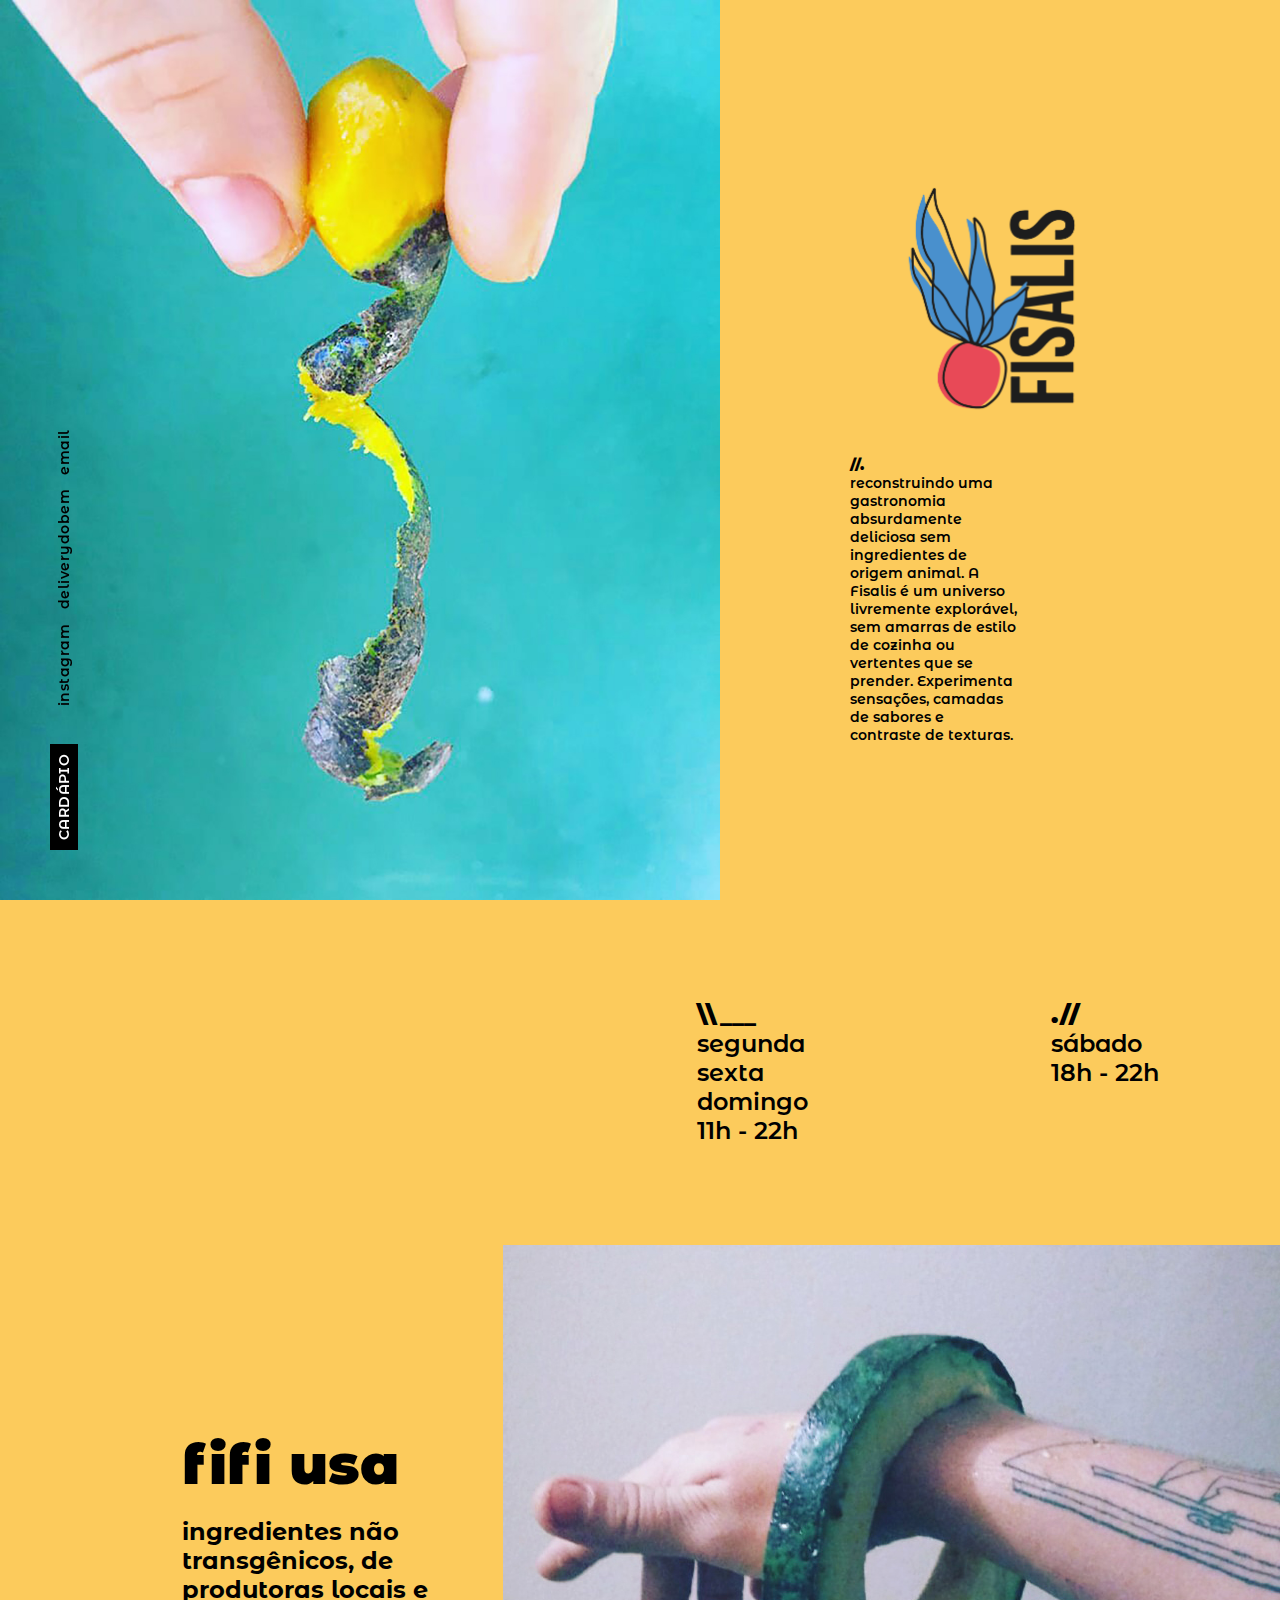
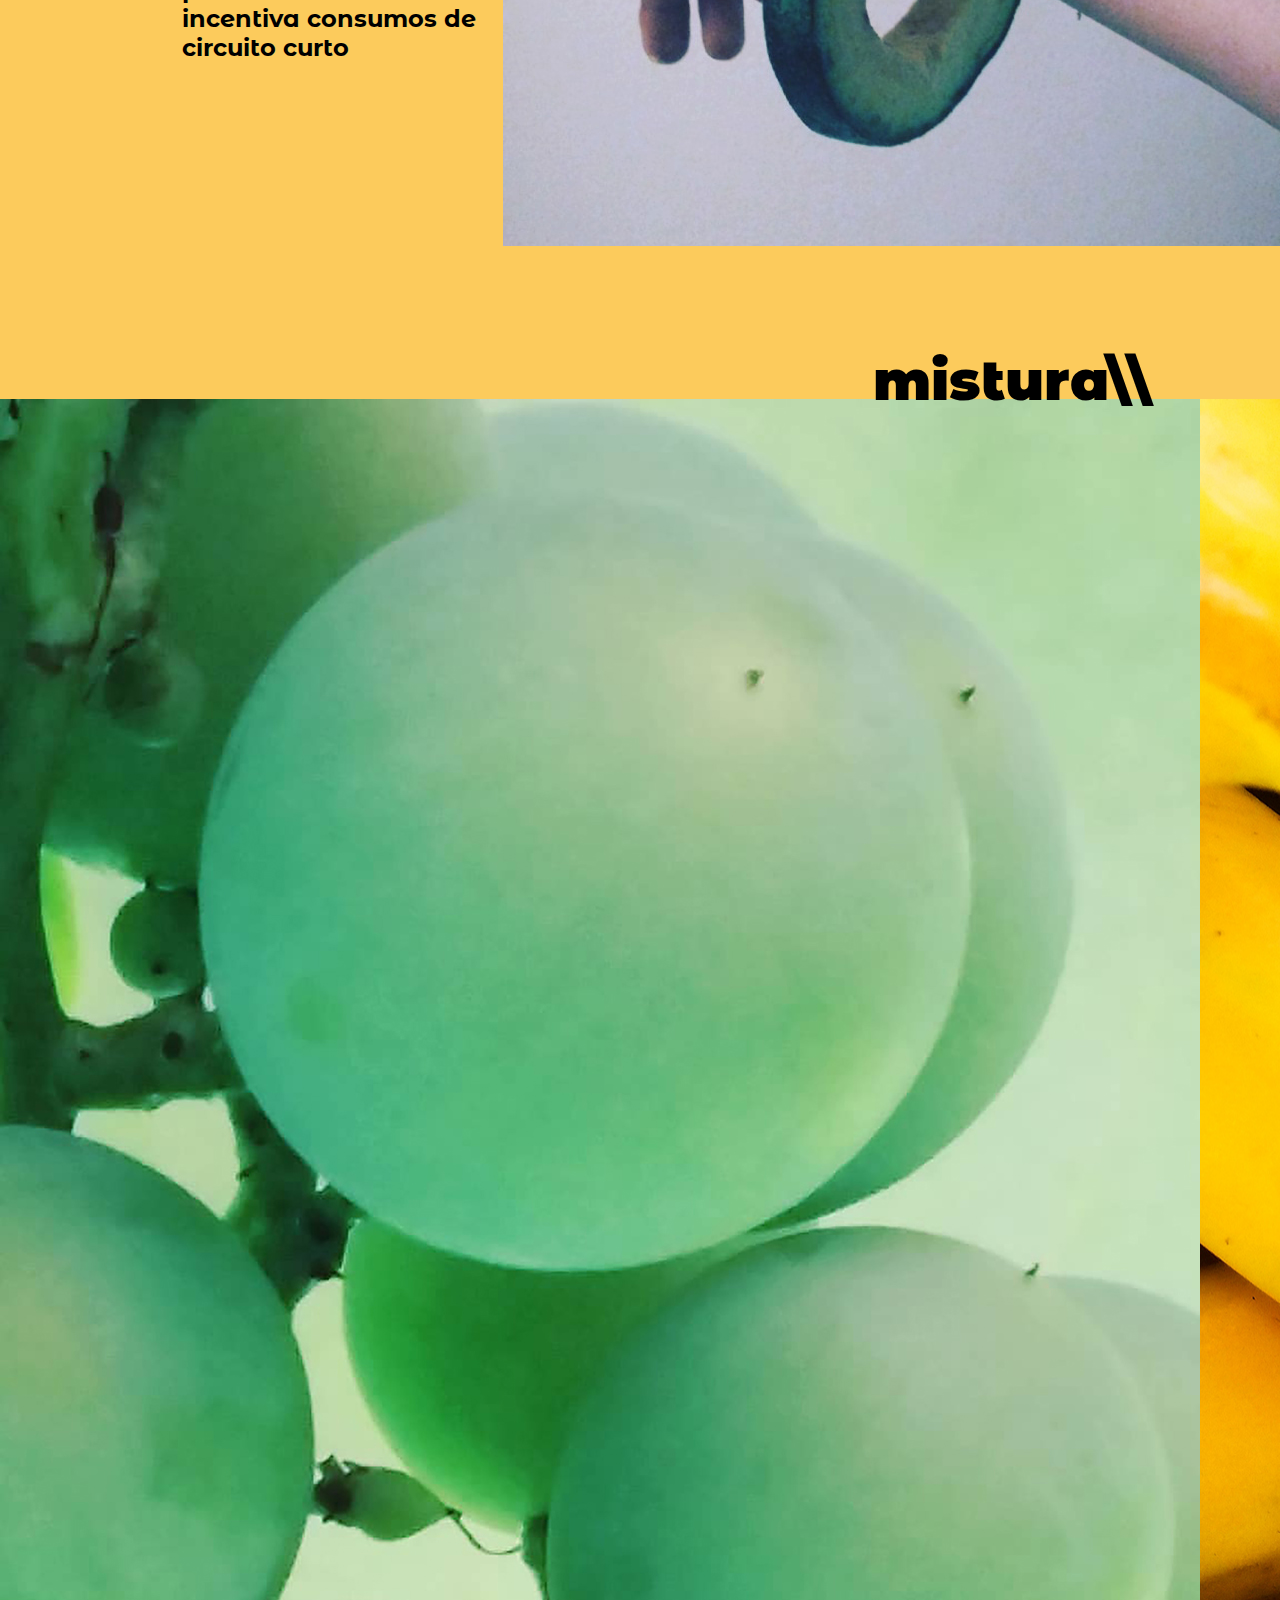
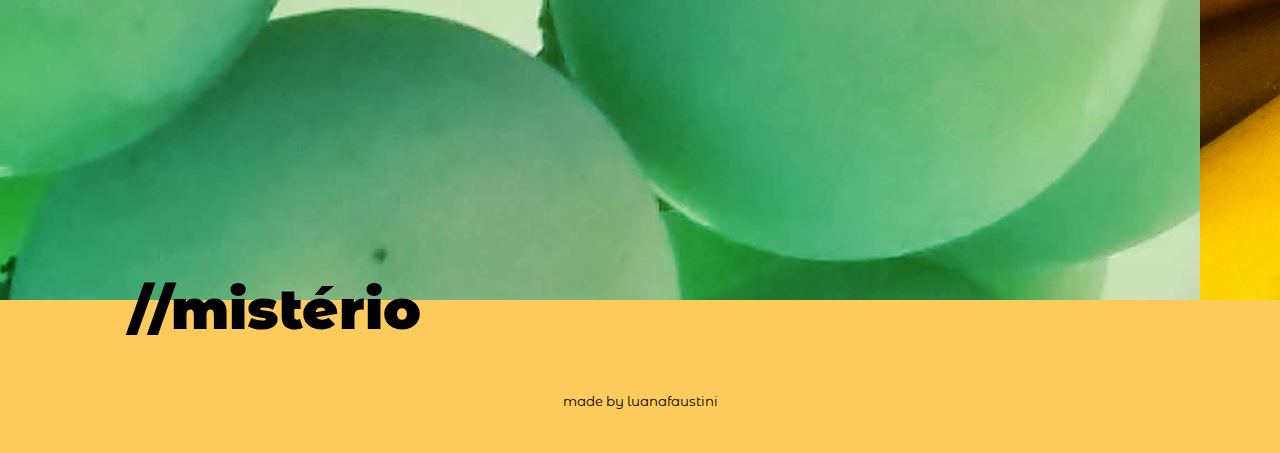
<file: index.html>
<html lang="pt">
    <head>
        <meta charset="UTF-8">
        <meta name="viewport" content="width=device-width, initial-scale=1.0">
        <meta name="description" content="Fisalis - camadas de sentir">
        <meta name="keywords" content="Fisalis, Cozinha, Delicia, Porto Alegre, Organico">
        <title>Fisalis - Camadas de Sentir</title>
        <link href="style.css" rel="stylesheet" type="text/css" media="all">
        <link href="https://fonts.googleapis.com/css2?family=Montserrat+Alternates:wght@600;700;900&display=swap" rel="stylesheet"> 
    </head>
    <body>
        <main id="main">
        <div class="menu-social-container">
            <span class="social-menu-trig"><a href="cardapio.html">Cardápio</a></span>
            <ul id="menu-social" class="menu">
                <li>
                    <a href="https://www.instagram.com/a.fisalis" target="_blank">instagram</a>
                </li>
                <li>
                    <a href="https://www.deliverydobem.com.br/fisalis" target="_blank">deliverydobem</a>
                </li>
                <li>
                    <a href="mailto:fisalis@tutanota.com" target="_blank">email</a>
                </li>
            </ul>
        </div>
        <section class="header">
            <div class="hero">
                <img src="img/hero.jpg" alt="uma mão segurando uma mini manga descascada até a metade">
            </div>
            <div class="logo margin-neg float-right">
                <img src="img/logo.png" alt="logotipo fisalis com uma ilustração de fisalis">
                <p class="p-small semi-bold"><span class="heavy">//.</span><br>reconstruindo uma gastronomia absurdamente deliciosa sem ingredientes de origem animal. 
                    A Fisalis é um universo livremente explorável, sem amarras de estilo de cozinha ou vertentes que se prender. 
                    Experimenta sensações, camadas de sabores e contraste de texturas.</p>
            </div>
        </section>
        <section class="opening-time">
            <p class="p-medium semi-bold"><span class="heavy">\\___</span><br>segunda<br>sexta<br>domingo<br>11h - 22h</p>
            <p class="p-medium semi-bold"><span class="heavy">.//</span><br>sábado<br>18h - 22h</p>
        </section>
        <section class="section-1">
            <div class="text-left">
                <p class="p-big heavy">fifi usa</p>
                <br>
                <p class="p-medium bold">ingredientes não transgênicos, de produtoras locais e incentiva consumos de circuito curto</p>
            </div>
            <div class="img-right">
                <img class="" src="img/usa.jpg" alt="uma mão usando um pedaço de abacate como pulseira"></div>
        </section>
        <section class="section-2">
            <div class="text-right">
                <p class="p-big heavy">mistura\\</p>
            </div>
            <div class="side-img">
                <img src="img/img1.jpg" alt="zoom muito próximo de um cacho de uva">
                <img src="img/img2.jpg" alt="zoom muito próximo de uma penca de banana">
                <img src="img/img3.jpg" alt="muitos tomates cerejas">
            </div>
            <div class="text-left">
                <p class="p-big heavy">//mistério</p>
            </div>
        </section>
    </main>
    <footer id="footer" class="p-centered">
        <small>made by <a href="https://luanafaustini.com" target="_blank">luanafaustini</a></small>
    </footer>
    </body>
</html>
</file>
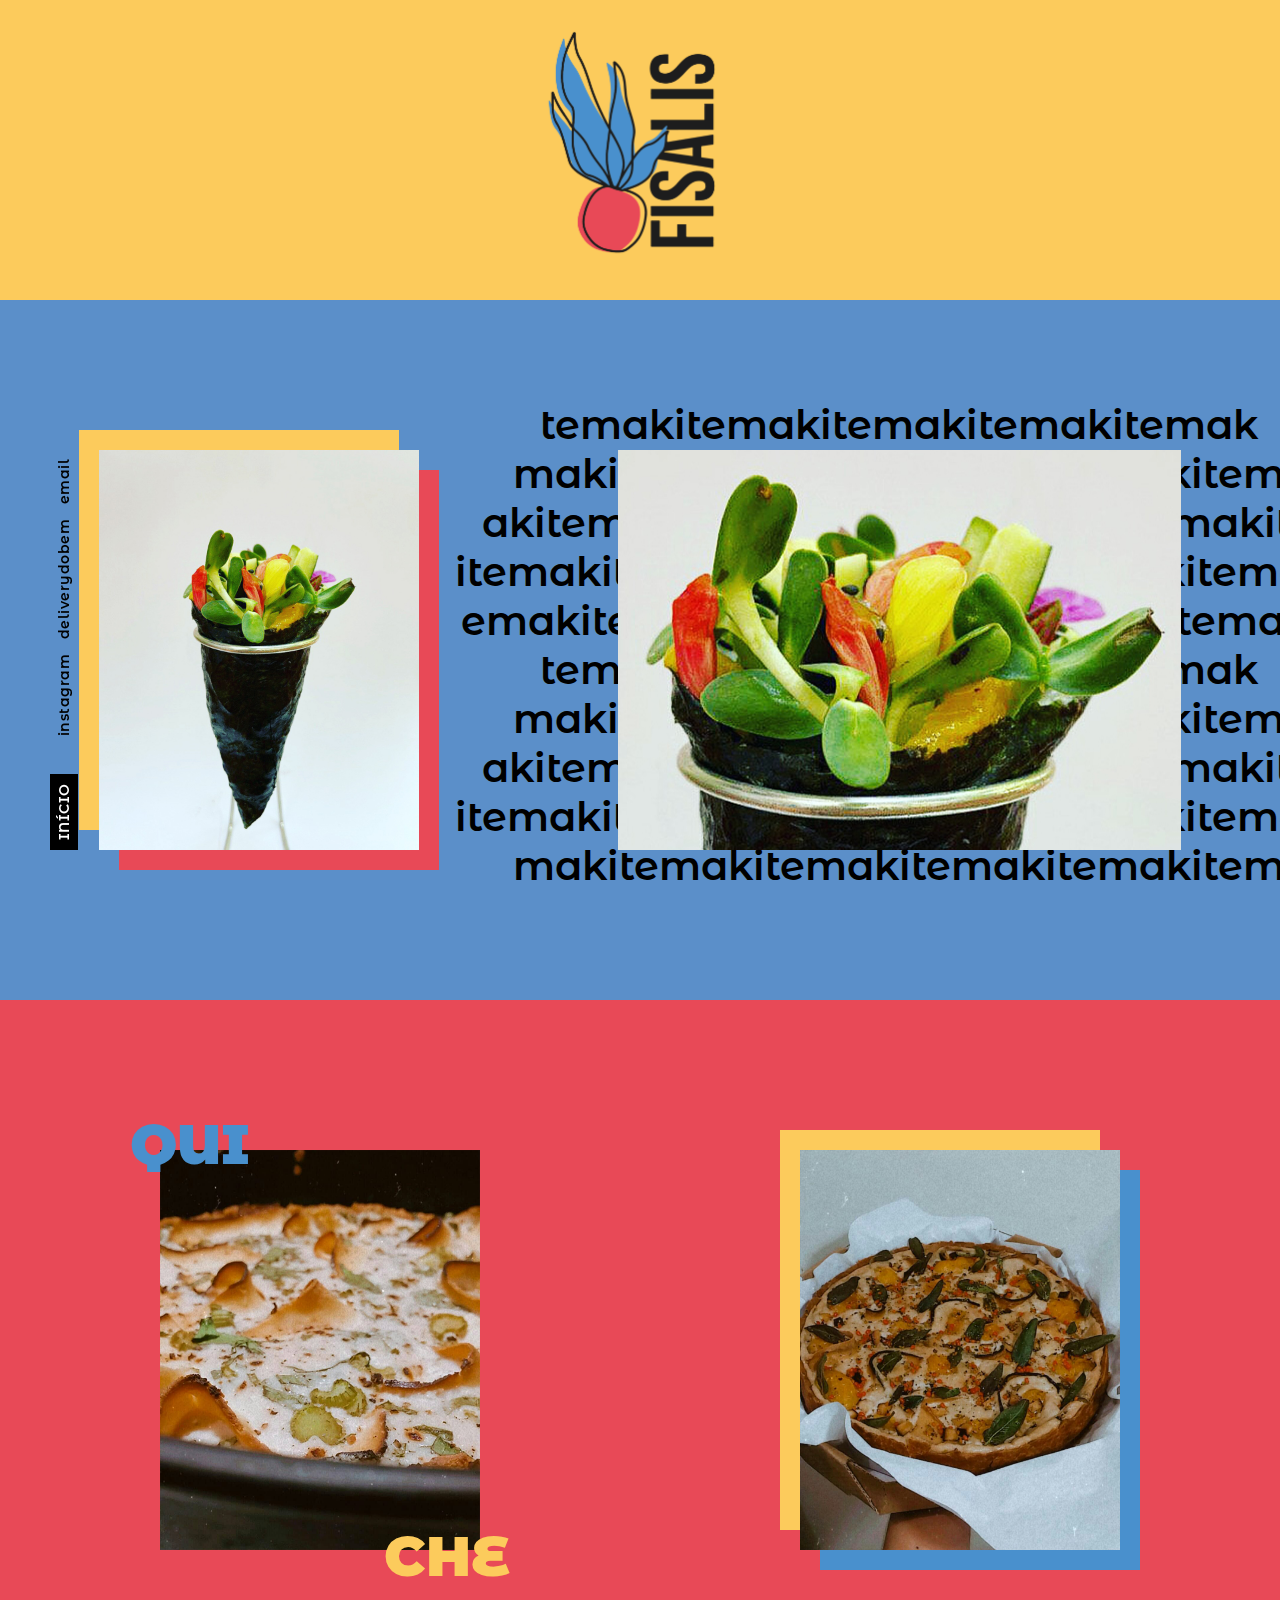
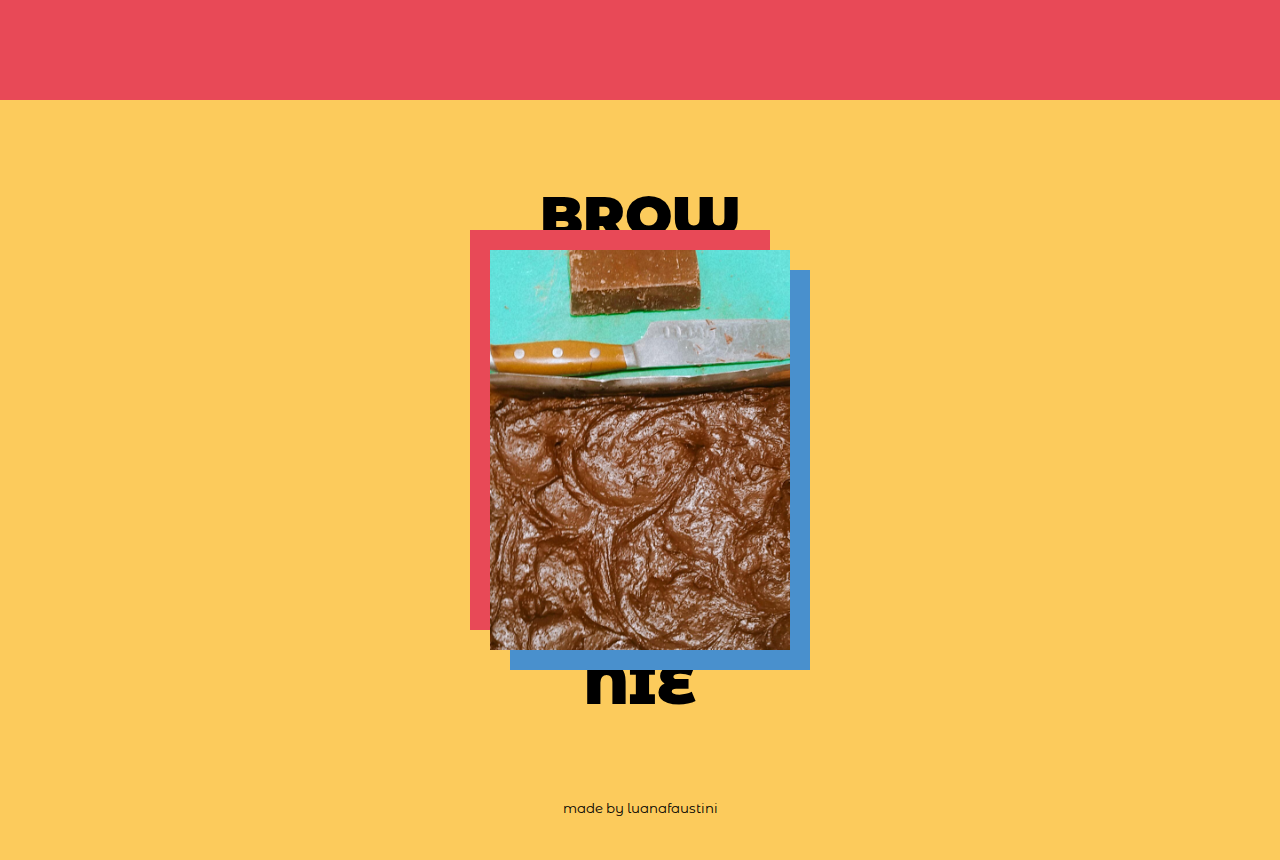
<file: cardapio.html>
<html lang="pt">
    <head>
        <meta charset="UTF-8">
        <meta name="viewport" content="width=device-width, initial-scale=1.0">
        <meta name="description" content="Fisalis - camadas de sentir">
        <meta name="keywords" content="Fisalis, Cozinha, Delicia, Porto Alegre, Organico">
        <title>Fisalis - Camadas de Sentir</title>
        <link href="style.css" rel="stylesheet" type="text/css" media="all">
        <link href="https://fonts.googleapis.com/css2?family=Montserrat+Alternates:wght@600;700;900&display=swap" rel="stylesheet"> 
    </head>
    <body>
        <main id="main">
        <div class="menu-social-container">
            <span class="social-menu-trig"><a href="index.html">Início</a></span>
            <ul id="menu-social" class="menu">
                <li>
                    <a href="https://www.instagram.com/a.fisalis" target="_blank">instagram</a>
                </li>
                <li>
                    <a href="https://www.deliverydobem.com.br/fisalis" target="_blank">deliverydobem</a>
                </li>
                <li>
                    <a href="mailto:fisalis@tutanota.com" target="_blank">email</a>
                </li>
            </ul>
        </div>
        <section class="header">
            <div class="logo">
                <img src="img/logo.png" alt="logotipo fisalis com uma ilustração de fisalis">
            </div>
        </section>
        <section class="section-temaki">
            <div class="section-photo">
                <div class="red-rectangule"></div>
                <div class="yellow-rectangule"></div>
                <img src="img/temaki.jpg" alt="foto de um temaki vegano bem colorido com vegetais e frutas">
            </div> 
            <div class="zoom">
                <img src="img/temaki1.png" alt="zoom da foto de um temaki vegano bem colorido com vegetais e frutas">
                <div class="p-background">
                    <p class="p-medium semi-bold">temakitemakitemakitemakitemak<br>
                        makitemakitemakitemakitemakitem<br>
                        akitemakitemakitemakitemakitemakite<br>
                        itemakitemakitemakitemakitemakitemaki<br>
                        emakitemakitemakitemakitemakitemakit<br>
                        temakitemakitemakitemakitemak<br>
                        makitemakitemakitemakitemakitem<br>
                        akitemakitemakitemakitemakitemakite<br>
                        itemakitemakitemakitemakitemakitemaki<br>
                        makitemakitemakitemakitemakitem
                    </p>
                </div>
            </div>
        </section>
        <section class="section-quiche">
            <div class="section-photo">
                <div class="yellow-rectangule"></div>
                <div class="blue-rectangule"></div>
                <img src="img/quiche.png" alt="foto de um quiche vegano bem colorido com vegetais">
            </div> 
            <div class="zoom1">
                <div class="qui"><p class="p-big heavy">QUI</p></div>
                <div class="che"><p class="p-big heavy">CHE</p></div>
                <img src="img/quiche1.png" alt="zoom da foto de um quiche vegano bem colorido com vegetais e frutas">
            </div>
        </section>
        <section class="section-brownie">
            <div><p class="p-big heavy">BROW</p></div>
            <div class="section-photo-brownie">
                <div class="red-rectangule-rev"></div>
                <div class="blue-rectangule"></div>
                <img src="img/brownie.png" alt="foto de um brownie vegano, uma faca e um pedaço maciço de chocolate">
            </div> 
            <div><p class="p-big heavy">NIE</p></div>
        </section>
    </main>
    <footer id="footer" class="p-centered">
        <small>made by <a href="https://luanafaustini.com" target="_blank">luanafaustini</a></small>
    </footer>
    </body>
</html>
</file>
<file: style.css>
* {
    box-sizing: border-box;
    margin: 0;
    padding: 0;
}

:root {
    --yellow: #FCCB5C;
    --blue: #4990CD;
    --red: #E84957;
    --font-color: #000000;
}

html, body {
    height: 100%;
}

body {
    background-color: var(--yellow);
    color: var(--font-color);
    font-family: 'Montserrat Alternates', sans-serif;
}

#main {
    overflow: auto;
    padding-bottom: 60px;
}

#footer{ 
    position: relative;
    height: 60px;
    margin-top: -60px;
    clear: both;
}

.header {
    display: flex;
    flex-direction: column;
}

.hero {
    height: 100vh;
    width: auto;
    background-repeat: no-repeat;
    background-attachment: fixed;
}

.hero img {
    width: 100vw;
    height: auto;
}

.margin-neg {
    margin-top: -12em;
}

.logo {
    margin-left: auto;
    margin-right: auto;
}

.logo img {
    width: 12em;
}

.float-right img {
    float: right;
}

.logo p {
    float: left;
    width: 12em;
    margin-left: 70px;
}

.menu-social-container {
    font-weight: 600;
    letter-spacing: 0.4px;
    line-height: 1em;
    position: fixed;
    -webkit-transform-origin: 0 0;
    -moz-transform-origin: 0 0;
    -ms-transform-origin: 0 0;
    -o-transform-origin: 0 0;
    transform-origin: 0 0;
    top: calc(90vh + 40px);
    left: 15px;
    width: max-content;
    transform: rotate(-90deg) translateX(0);
    z-index: 999;
}

.menu-social-container .social-menu-trig::before {
    content: "";
    font-weight: 700;
    margin-right: 10px;
    position: absolute;
}

.menu-social-container .social-menu-trig {
    margin-right: 28px;
    padding: 5px 10px;
    position: relative;
    text-transform: uppercase;
    background-color: #000;
    color: #fff;
    font-size: 14px;
}

.menu-social-container .social-menu-trig a {
    color: #fff;
}

.menu-social-container ul {
    display: inline-block;
    margin-bottom: 0;
    font-size: 14px;
}

.menu-social-container li {
    display: inline-block;
    letter-spacing: 0.5px;
    list-style: none;
    margin: 6px 5px;
}

a {
    text-decoration: none;
    color: #000000;
}

a:hover {

}

ul, ol {
    margin: 0 0 1.5em;
        margin-bottom: 1.5em;
    padding-left: 0;
}

img {
    max-width: 100%;
    height: auto;
    border: 0;
}

p {
    margin: 0;
}

.p-centered {
    text-align: center;
}

.p-small {
    font-size: 14px;
}

.p-medium {
    font-size: 1.5em;
}

.p-big {
    font-size: 3.5em;
}

.semi-bold {
    font-weight: 600;
}

.bold {
    font-weight: 700;
}

.heavy {
    font-weight: 900;
}

.opening-time {
    margin-top: 100px;
    margin-bottom: 100px;
    margin-left: 70px;
    display: flex;
    flex-direction: row;
    justify-content: space-around;
}

.section-1 {
    display: flex;
    flex-direction: column;
    padding-bottom: 30px;
}

.section-1 .text-left {
    order: 1;
    margin-top: -30px;
    margin-right: 15px;
    margin-left: 70px;
}

.section-1 .img-right {
    order: 0;
}

.section-2 {
    padding-top: 30px;
    padding-bottom: 30px;
}

.section-2 .text-right {
    position: relative;
    margin-bottom: -15px;
    text-align: right;
}

.section-2 .text-left {
    position: relative;
    margin-top: -25px;
    margin-left: 40px;
}

.section-2 .side-img {
    display: flex;
    flex-direction: row;
    flex-wrap: nowrap;
}

.section-temaki {
    background-color: var(--blue);
    height: 900px;
    display: flex;
    flex-direction: column;
    justify-content: space-around;
    align-items: center;
}

.section-quiche {
    background-color: var(--red);
    height: 1000px;
    display: flex;
    flex-direction: column;
    justify-content: space-around;
    align-items: center;
}

.section-brownie {
    height: 700px;
    display: flex;
    flex-direction: column;
    justify-content: center;
    align-items: center;
}

.section-photo {
    margin: 0 auto;
    position: relative;
    max-height: 400px;
    max-width: 320px;
}

.section-photo-brownie {
    margin: 0 auto;
    position: relative;
    height: 400px;
}

.section-photo-brownie img {
    position: relative;
    z-index: 99;
    height: 100%;
}

.section-photo img {
    max-height: 100%;
    max-width: 100%;
    margin: 0 auto;
    position: relative;
    z-index: 99;
}

.red-rectangule {
    height: 100%;
    width: 100%;
    background-color: var(--red);
    position: absolute;
    top: 20px;
    left: 20px;
}

.red-rectangule-rev {
    height: 100%;
    width: 100%;
    background-color: var(--red);
    position: absolute;
    right: 20px;
    bottom: 20px;
}

.yellow-rectangule {
    height: 100%;
    width: 100%;
    background-color: var(--yellow);
    position: absolute;
    right: 20px;
    bottom: 20px;
}

.blue-rectangule {
    height: 100%;
    width: 100%;
    background-color: var(--blue);
    position: absolute;
    top: 20px;
    left: 20px;
}

.zoom {
    margin: 0 auto;
    position: relative;
    max-height: 400px;
    display: flex;
    justify-content: center;
}

.zoom img {
    max-height: 100%;
    width: 320px;
    margin: 0 auto;
    z-index: 99;
}

.zoom1 {
    margin: 0 auto;
    position: relative;
    max-height: 400px;
    display: flex;
    justify-content: center;
}

.zoom1 img {
    max-height: 100%;
    width: 320px;
    margin: 0 auto;
}

.p-background {
    text-align: end;
    position: absolute;
    margin-top: -30px;
    margin-right: 170px;
}

.qui p {
    position: absolute;
    top: -40px;
    left: -30px;
    color: var(--blue);
}

.che p {
    position: absolute;
    right: -30px;
    bottom: -40px;
    color: var(--yellow);
}



@media (min-width: 800px) {

    .header {
        display: flex;
        flex-direction: row;
        flex-wrap: nowrap;
        justify-content: space-between;
    }

    .hero img {
        width: auto;
        height: 100vh;
    }

    .logo {
        width: 300px;
        margin: auto;
        
    }

    .logo img {
        width: auto;
    }

    .logo p {
        margin-left: 0;
        float: none;
    }

    .menu-social-container {
        left: 50px;
    }

    .opening-time {
        margin-left: 45%;
    }

    .section-1 {
        display: flex;
        flex-direction: row;
        justify-content: space-between;
        align-items: center;
        padding-bottom: 50px;
    }

    .section-1 .text-left {
        margin: auto;
        max-width: 300px;
        left: 80px;
        position: relative;
        order: 0;
    }

    .section-1 .img-right {
        order: 1;
    }

    .section-2 {
        padding-top: 50px;
        padding-bottom: 50px;
    }

    .section-2 .text-left {
        margin-top: -25px;
        margin-left: 10%;
    }

    .section-2 .text-right {
        margin-bottom: -15px;
        margin-right: 10%;
    }

    .section-temaki {
        background-color: #5B8FC9;
        height: 700px;
        display: flex;
        flex-direction: row;
        justify-content: flex-start;
        align-items: center;
    }

    .section-quiche {
        background-color: var(--red);
        height: 700px;
        display: flex;
        flex-direction: row-reverse;
        justify-content: flex-start;
        align-items: center;
    }

    .section-brownie {
        height: 700px;
    }

    .section-photo {
        float: left;
        margin: 0 auto;
        position: relative;
        max-height: 400px;
        max-width: 320px;
    }

    .section-photo-brownie {
        margin: 0 auto;
        position: relative;
        max-width: 700px;
    }

    .section-photo img {
        max-height: 100%;
        max-width: 100%;
        margin: 0 auto;
        position: relative;
        z-index: 99;
    }

    .zoom {
        float: right;
        max-height: 400px;
        width: auto;
    }

    .zoom img {
        width: 100%;
    }

    .zoom1 {
        float: right;
        max-height: 400px;
        width: auto;
    }

    .zoom1 img {
        width: 320px;
    }

    .p-background {
        text-align: center;
        position: absolute;
        margin-top: -50px;
        margin-right: 0;
    }

    .p-background .p-medium{
        font-size: 2.5em;
    }


}
</file>
